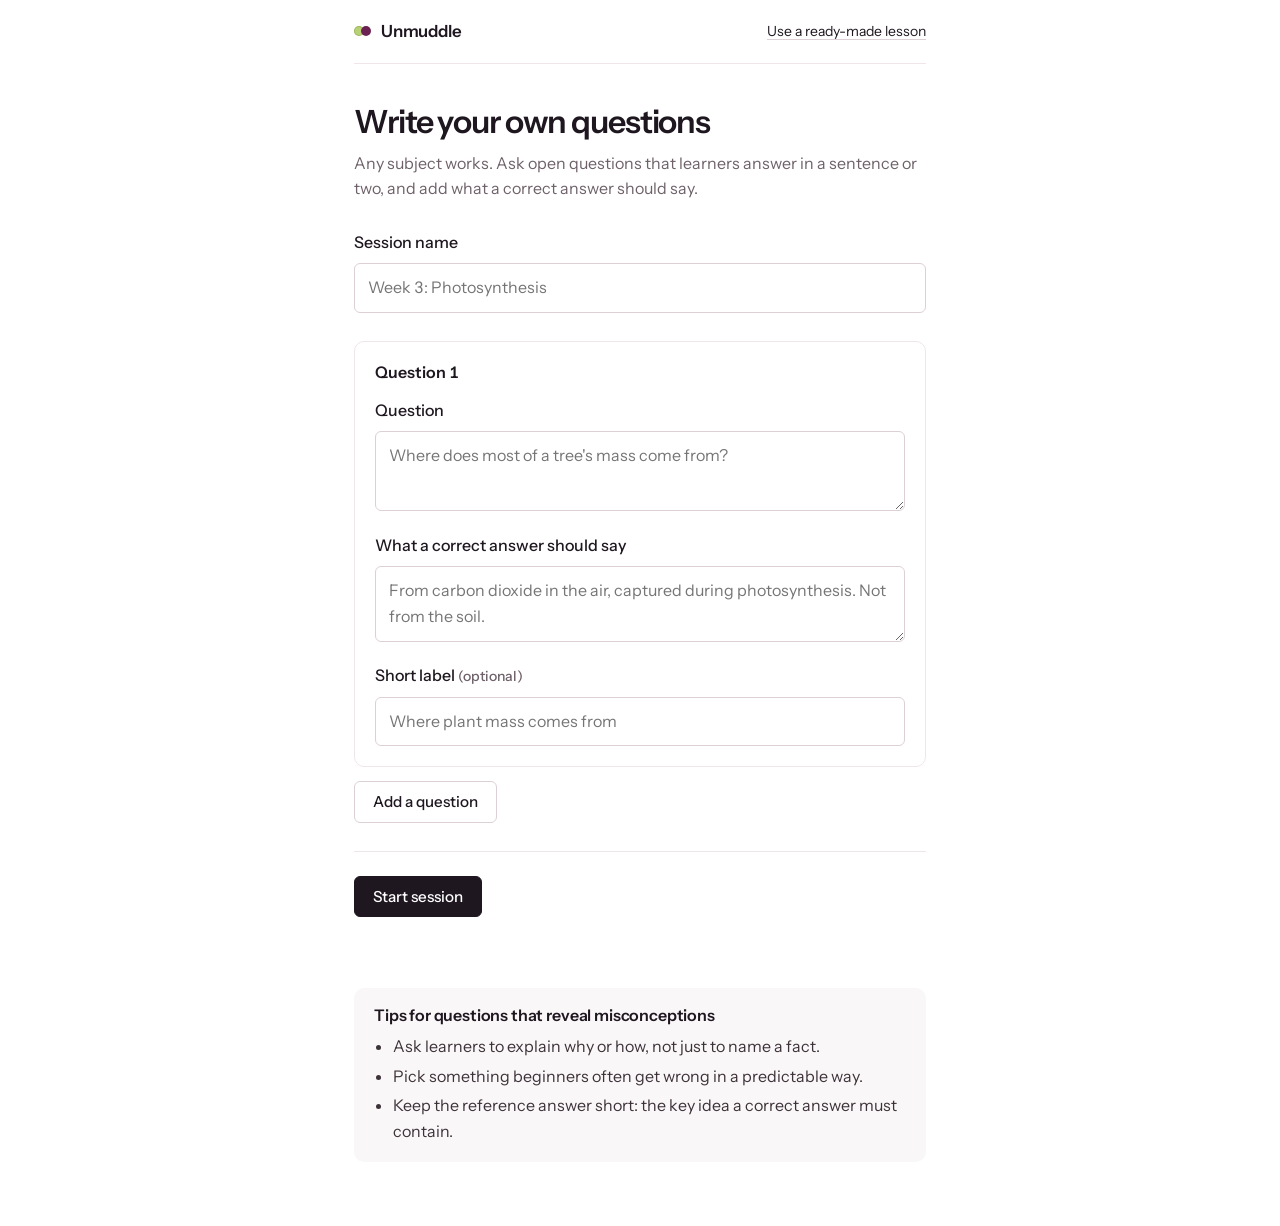
<file: web/create.html>
<!DOCTYPE html>
<html lang="en">
<head>
  <meta charset="utf-8">
  <meta name="viewport" content="width=device-width, initial-scale=1">
  <title>Write your own questions | Unmuddle</title>
  <link rel="preconnect" href="https://fonts.googleapis.com">
  <link rel="preconnect" href="https://fonts.gstatic.com" crossorigin>
  <link href="https://fonts.googleapis.com/css2?family=Instrument+Sans:wght@400;500;600&display=swap" rel="stylesheet">
  <link rel="icon" href="favicon.svg" type="image/svg+xml">
  <link rel="stylesheet" href="style.css">
</head>
<body>
  <div class="wrap narrow">
    <header class="topbar">
      <a class="wordmark" href="/"><span class="mark" aria-hidden="true"><i></i><i></i></span>Unmuddle</a>
      <a class="small" href="/#lessons">Use a ready-made lesson</a>
    </header>

    <main>
      <div class="page-head reveal">
        <h1>Write your own questions</h1>
        <p>Any subject works. Ask open questions that learners answer in a sentence or two, and add what a correct answer should say.</p>
      </div>

      <form id="create-form" novalidate>
        <div class="q-field reveal" style="--i:1">
          <label for="title">Session name</label>
          <input type="text" id="title" maxlength="80" placeholder="Week 3: Photosynthesis" required>
        </div>

        <div id="questions"></div>

        <div class="reveal" style="--i:3">
          <button class="btn ghost" type="button" id="add-btn">Add a question</button>
          <span class="muted small" id="count-note" style="margin-left:10px"></span>
        </div>

        <div class="create-submit reveal" style="--i:4">
          <button class="btn" type="submit" id="submit-btn">Start session</button>
          <p class="error" id="form-error" role="alert"></p>
        </div>
      </form>

      <aside class="tips reveal" style="--i:5">
        <h3>Tips for questions that reveal misconceptions</h3>
        <ul>
          <li>Ask learners to explain why or how, not just to name a fact.</li>
          <li>Pick something beginners often get wrong in a predictable way.</li>
          <li>Keep the reference answer short: the key idea a correct answer must contain.</li>
        </ul>
      </aside>
    </main>
  </div>

  <script src="common.js"></script>
  <script>
    const MAX = 5;
    const list = document.getElementById("questions");
    const addBtn = document.getElementById("add-btn");
    const note = document.getElementById("count-note");
    let nextId = 1;

    function renumber() {
      const cards = [...list.querySelectorAll(".q-card")];
      cards.forEach((card, i) => {
        card.querySelector(".q-num").textContent = `Question ${i + 1}`;
        card.querySelector(".remove").hidden = cards.length === 1;
      });
      addBtn.disabled = cards.length >= MAX;
      note.textContent = cards.length >= MAX ? `${MAX} questions is the limit.` : "";
    }

    function addQuestion(focus = true) {
      const id = nextId++;
      // Only the first question shows an example, so later ones don't look filled in.
      const ex = list.children.length === 0
        ? { q: "Where does most of a tree's mass come from?", r: "From carbon dioxide in the air, captured during photosynthesis. Not from the soil.", t: "Where plant mass comes from" }
        : { q: "", r: "", t: "" };
      const card = document.createElement("section");
      card.className = "q-card reveal";
      card.innerHTML = `
        <div class="q-card-head">
          <span class="q-num"></span>
          <button class="remove" type="button" aria-label="Remove this question">Remove</button>
        </div>
        <label for="text-${id}">Question</label>
        <textarea id="text-${id}" data-role="text" maxlength="600" style="min-height:80px"
          placeholder="${ex.q}"></textarea>
        <label for="ref-${id}" style="margin-top:14px">What a correct answer should say</label>
        <textarea id="ref-${id}" data-role="ref" maxlength="1000" style="min-height:70px"
          placeholder="${ex.r}"></textarea>
        <label for="topic-${id}" style="margin-top:14px">Short label <span class="muted small">(optional)</span></label>
        <input type="text" id="topic-${id}" data-role="topic" maxlength="60" placeholder="${ex.t}">`;
      card.querySelector(".remove").addEventListener("click", () => {
        card.classList.add("leaving");
        const done = () => { card.remove(); renumber(); };
        reducedMotion() ? done() : card.addEventListener("animationend", done, { once: true });
      });
      list.appendChild(card);
      renumber();
      if (focus) card.querySelector("textarea").focus();
    }

    addBtn.addEventListener("click", () => addQuestion());

    // Clear the error as soon as the leader starts fixing things.
    document.getElementById("create-form").addEventListener("input", () => {
      document.getElementById("form-error").textContent = "";
    });

    document.getElementById("create-form").addEventListener("submit", async (ev) => {
      ev.preventDefault();
      const err = document.getElementById("form-error");
      const btn = document.getElementById("submit-btn");
      err.textContent = "";
      const title = document.getElementById("title").value.trim();
      const questions = [...list.querySelectorAll(".q-card")].map(card => ({
        text: card.querySelector('[data-role="text"]').value.trim(),
        reference_answer: card.querySelector('[data-role="ref"]').value.trim(),
        topic: card.querySelector('[data-role="topic"]').value.trim(),
      }));

      if (!title) { err.textContent = "Give the session a name."; document.getElementById("title").focus(); return; }
      const bad = questions.findIndex(q => q.text.length < 5 || !q.reference_answer);
      if (bad !== -1) {
        err.textContent = `Question ${bad + 1} needs a question and a correct answer.`;
        list.querySelectorAll(".q-card")[bad].querySelector(questions[bad].text.length < 5 ? '[data-role="text"]' : '[data-role="ref"]').focus();
        return;
      }

      btn.disabled = true;
      btn.textContent = "Starting…";
      try {
        const { code } = await api("/api/sessions/custom", { method: "POST", body: JSON.stringify({ title, questions }) });
        location.href = `dashboard.html?code=${code}`;
      } catch (e) {
        err.textContent = e.message;
        btn.disabled = false;
        btn.textContent = "Start session";
      }
    });

    addQuestion(false);
    stagger(document.querySelector("main"));
  </script>
</body>
</html>
</file>
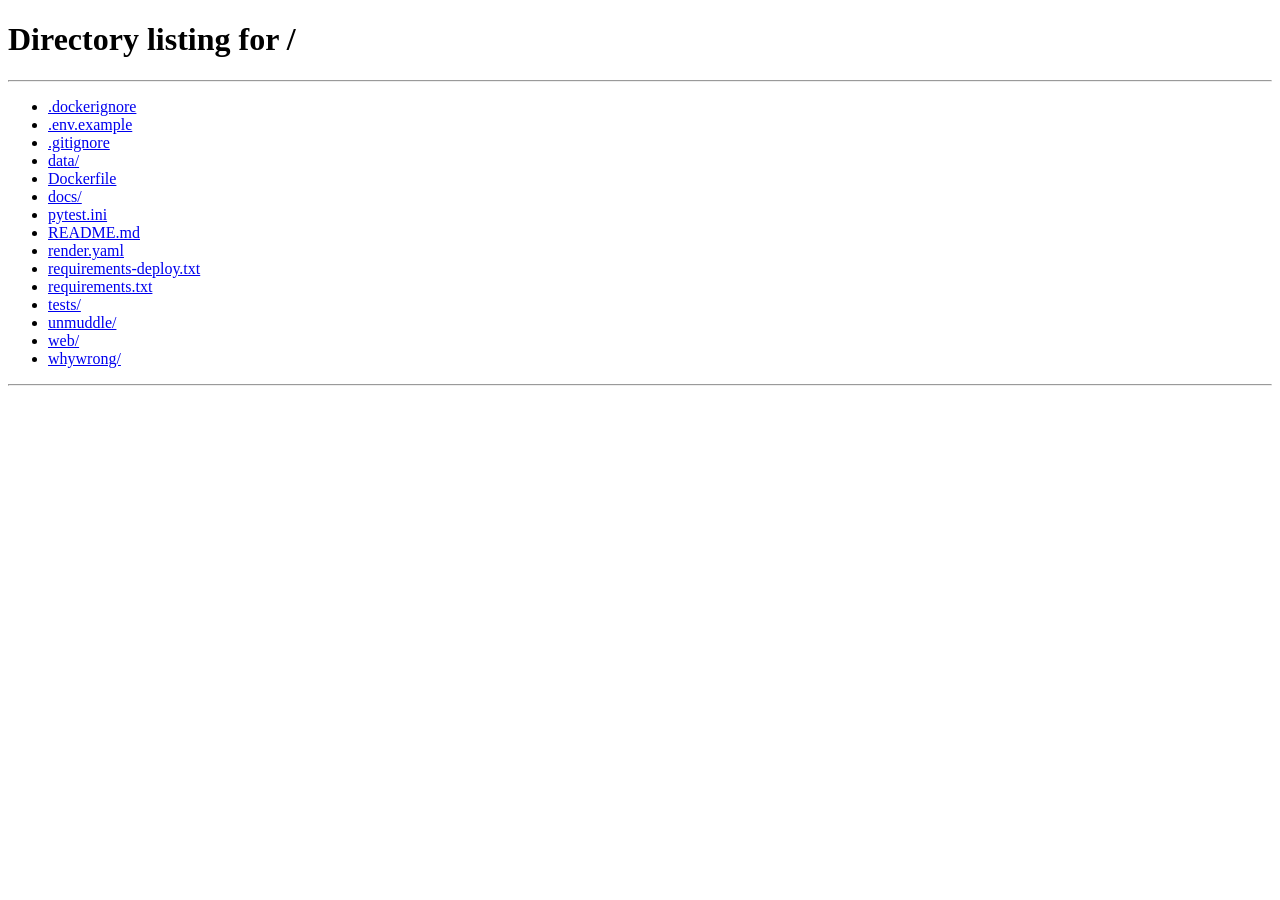
<file: web/dashboard.html>
<!DOCTYPE html>
<html lang="en">
<head>
  <meta charset="utf-8">
  <meta name="viewport" content="width=device-width, initial-scale=1">
  <title>Session dashboard | Unmuddle</title>
  <link rel="preconnect" href="https://fonts.googleapis.com">
  <link rel="preconnect" href="https://fonts.gstatic.com" crossorigin>
  <link href="https://fonts.googleapis.com/css2?family=Instrument+Sans:wght@400;500;600&display=swap" rel="stylesheet">
  <link rel="icon" href="favicon.svg" type="image/svg+xml">
  <link rel="stylesheet" href="style.css">
</head>
<body>
  <div class="wrap">
    <header class="topbar">
      <a class="wordmark" href="/"><span class="mark" aria-hidden="true"><i></i><i></i></span>Unmuddle</a>
      <a class="btn ghost" href="/#lessons">New session</a>
    </header>

    <main>
      <section class="session-bar">
        <div class="reveal">
          <h1 class="session-title" id="title">Loading session…</h1>
          <div class="live">
            <div>
              <div class="live-count" id="learners" aria-live="polite">0</div>
              <div class="live-label"><span class="live-dot" aria-hidden="true"></span>learners have answered</div>
            </div>
            <button class="btn" id="analyze-btn" type="button" disabled>Find misconceptions</button>
          </div>
          <div class="dots" id="joined" aria-label="0 learners"></div>
          <div class="progress" id="progress" hidden>
            <div>Checking every answer</div>
            <div>Grouping wrong answers by meaning</div>
            <div>Naming misconceptions and writing fixes</div>
          </div>
          <p class="error" id="error" role="alert"></p>
        </div>
        <div class="join-card reveal" style="--i:1">
          <img id="qr" alt="QR code to join this session">
          <div>
            <div class="muted small">Join with code</div>
            <div class="code" id="code">······</div>
            <a class="small" id="join-link" href="#" target="_blank" rel="noopener">Open learner page</a>
          </div>
        </div>
      </section>

      <div id="notice"></div>
      <div id="report">
        <p class="empty reveal" style="--i:2">When your group has answered, press <strong>Find misconceptions</strong>. You'll see each wrong idea, how many people hold it, and how to fix it.</p>
      </div>
    </main>
  </div>

  <script src="common.js"></script>
  <script>
    const code = (param("code") || "").toUpperCase();
    const analyzeBtn = document.getElementById("analyze-btn");
    const errorBox = document.getElementById("error");
    const progress = document.getElementById("progress");
    let analyzed = false;
    let busy = false;
    let renderedAt = null;  // analyzed_at of the report on screen

    function mythHtml(m, total) {
      const stats = m.follow_up_stats || { attempted: 0, fixed: 0 };
      const share = total ? Math.round((m.size / total) * 100) : 0;
      return `
        <article class="myth reveal" data-mid="${esc(m.misconception_id)}">
          <div class="myth-head">
            <h3 class="myth-title">${esc(m.title)}</h3>
            <span class="myth-count">${m.size}<small> of ${total}</small></span>
          </div>
          <div class="share" aria-hidden="true"><span style="width:${share}%"></span></div>
          ${dots(m.size, stats.fixed, "", 'data-role="dots"')}
          <p class="why">${esc(m.explanation)}</p>
          <div class="fix"><div class="fix-label">2-minute fix</div><p>${esc(m.fix)}</p></div>
          <details>
            <summary>What they wrote, and why it's tempting</summary>
            <p class="why">${esc(m.why_tempting)}</p>
            <ul class="quotes">${m.examples.map(e => `<li>${esc(e)}</li>`).join("")}</ul>
          </details>
          <p class="check">
            <span class="fixed-count" data-role="fixed">${stats.fixed} of ${m.size}</span> fixed it on the check question.
            <br>Check question: ${esc(m.follow_up_question)}
          </p>
        </article>`;
    }

    // One row per question: every learner as a dot, grouped by what they believe.
    function classMapHtml(r) {
      const rows = r.questions.map(q => {
        const right = `<span class="map-group right" title="${q.n_correct} got it right">${dots(q.n_correct).replace(/^<div[^>]*>|<\/div>$/g, "")}</span>`;
        const groups = q.misconceptions.map(m => {
          const fixed = (m.follow_up_stats || {}).fixed || 0;
          return `<span class="map-group" data-map-mid="${esc(m.misconception_id)}" title="${esc(m.title)}: ${m.size}">${dots(m.size, fixed).replace(/^<div[^>]*>|<\/div>$/g, "")}</span>`;
        }).join("");
        return `
          <div class="map-row">
            <a href="#q-${esc(q.question_id)}">${esc(q.topic)}</a>
            <div class="map-groups">${q.n_correct ? right : ""}${groups}</div>
          </div>`;
      }).join("");
      return `
        <section class="class-map reveal">
          <h2>Class map</h2>
          <div class="legend">
            <span><i class="r"></i>Got it right</span>
            <span><i></i>Muddled, one cluster per misconception</span>
            <span><i class="f"></i>Fixed on the check question</span>
          </div>
          ${rows}
        </section>`;
    }

    function renderReport(r) {
      renderNotice(r);
      const html = classMapHtml(r) + r.questions.map(q => {
        const wrong = q.n_answers - q.n_correct;
        const shared = q.misconceptions.filter(m => m.size > 1);
        const oneOff = shared.length ? q.misconceptions.filter(m => m.size === 1) : [];
        const main = shared.length ? shared : q.misconceptions;
        let body = main.length
          ? main.map(m => mythHtml(m, q.n_answers)).join("")
          : `<p class="all-right reveal">Everyone got this one right.</p>`;
        if (oneOff.length) {
          body += `
            <details class="one-offs reveal">
              <summary>${oneOff.length} more wrong ${oneOff.length === 1 ? "idea" : "ideas"}, each held by one learner</summary>
              <ul class="quotes">${oneOff.map(m => `<li><strong>${esc(m.title)}</strong><br>${esc(m.examples[0] || "")}</li>`).join("")}</ul>
            </details>`;
        }
        return `
          <section class="question-block" id="q-${esc(q.question_id)}">
            <header class="reveal">
              <h2>${esc(q.topic)}</h2>
              <p class="question-text">${esc(q.text)}</p>
              <p class="score-line">${q.n_correct} of ${q.n_answers} got it right. ${wrong} muddled.</p>
            </header>
            ${body}
          </section>`;
      }).join("");
      const root = document.getElementById("report");
      root.innerHTML = html;
      stagger(root);
      renderedAt = r.analyzed_at;
    }

    // Live updates change dots and counts in place, so nothing jumps.
    function updateReport(r) {
      renderNotice(r);
      for (const q of r.questions) {
        for (const m of q.misconceptions) {
          const stats = m.follow_up_stats || { fixed: 0 };
          const mapGroup = document.querySelector(`[data-map-mid="${CSS.escape(m.misconception_id)}"]`);
          if (mapGroup) syncDots(mapGroup, m.size, stats.fixed);
          const card = document.querySelector(`[data-mid="${CSS.escape(m.misconception_id)}"]`);
          if (!card) continue;
          syncDots(card.querySelector('[data-role="dots"]'), m.size, stats.fixed);
          card.querySelector('[data-role="fixed"]').textContent = `${stats.fixed} of ${m.size}`;
        }
      }
    }

    function renderNotice(r) {
      document.getElementById("notice").innerHTML = r.new_answers_since_analysis
        ? `<p class="notice reveal">New answers came in after this analysis. Press Find misconceptions again to include them.</p>`
        : "";
    }

    async function refreshSession() {
      try {
        const s = await api(`/api/sessions/${code}`);
        document.getElementById("title").textContent = s.title;
        countTo(document.getElementById("learners"), s.n_learners);
        syncDots(document.getElementById("joined"), s.n_learners, 0, "neutral");
        if (!busy) {
          analyzeBtn.disabled = s.n_learners === 0;
          analyzeBtn.textContent = s.analyzed ? "Find misconceptions again" : "Find misconceptions";
        }
        if (s.analyzed && !analyzed) {
          analyzed = true;
          renderReport(await api(`/api/sessions/${code}/report`));
        }
      } catch (e) {
        document.getElementById("title").textContent = "Session not found";
        errorBox.textContent = "Check the code in the address bar, or start a new session.";
        throw e;
      }
    }

    async function refreshReport() {
      let r;
      try { r = await api(`/api/sessions/${code}/report`); } catch (_) { return; /* not analyzed yet */ }
      // A new analysis means new groups: redraw. Otherwise just animate the changes.
      if (r.analyzed_at !== renderedAt) renderReport(r); else updateReport(r);
    }

    // The pipeline runs in one request; the steps advance on a timer and all
    // complete when the result arrives.
    function startProgress() {
      const steps = [...progress.children];
      steps.forEach(s => s.className = "");
      progress.hidden = false;
      let i = 0;
      steps[0].className = "active";
      const timer = setInterval(() => {
        if (i >= steps.length - 1) return;
        steps[i].className = "done";
        i += 1;
        steps[i].className = "active";
      }, 2600);
      return (ok) => {
        clearInterval(timer);
        if (ok) {
          steps.forEach(s => s.className = "done");
          setTimeout(() => { progress.hidden = true; }, 900);
        } else {
          progress.hidden = true;
        }
      };
    }

    analyzeBtn.addEventListener("click", async () => {
      busy = true;
      analyzeBtn.disabled = true;
      errorBox.textContent = "";
      analyzeBtn.textContent = "Working…";
      const finish = startProgress();
      try {
        const report = await api(`/api/sessions/${code}/analyze`, { method: "POST" });
        finish(true);
        renderReport(report);
        analyzed = true;
        analyzeBtn.textContent = "Find misconceptions again";
        document.getElementById("report").scrollIntoView({ behavior: reducedMotion() ? "auto" : "smooth", block: "start" });
      } catch (e) {
        finish(false);
        errorBox.textContent = e.message;
        analyzeBtn.textContent = "Find misconceptions";
      } finally {
        busy = false;
        analyzeBtn.disabled = false;
      }
    });

    (async function start() {
      if (!code) { location.href = "/"; return; }
      document.getElementById("code").textContent = code;
      document.getElementById("qr").src = `/api/sessions/${code}/qr.svg`;
      document.getElementById("join-link").href = `${location.origin}/join.html?code=${code}`;
      try { await refreshSession(); } catch (_) { return; }
      setInterval(refreshSession, 3000);
      setInterval(() => { if (analyzed) refreshReport(); }, 4000);
    })();
  </script>
</body>
</html>
</file>
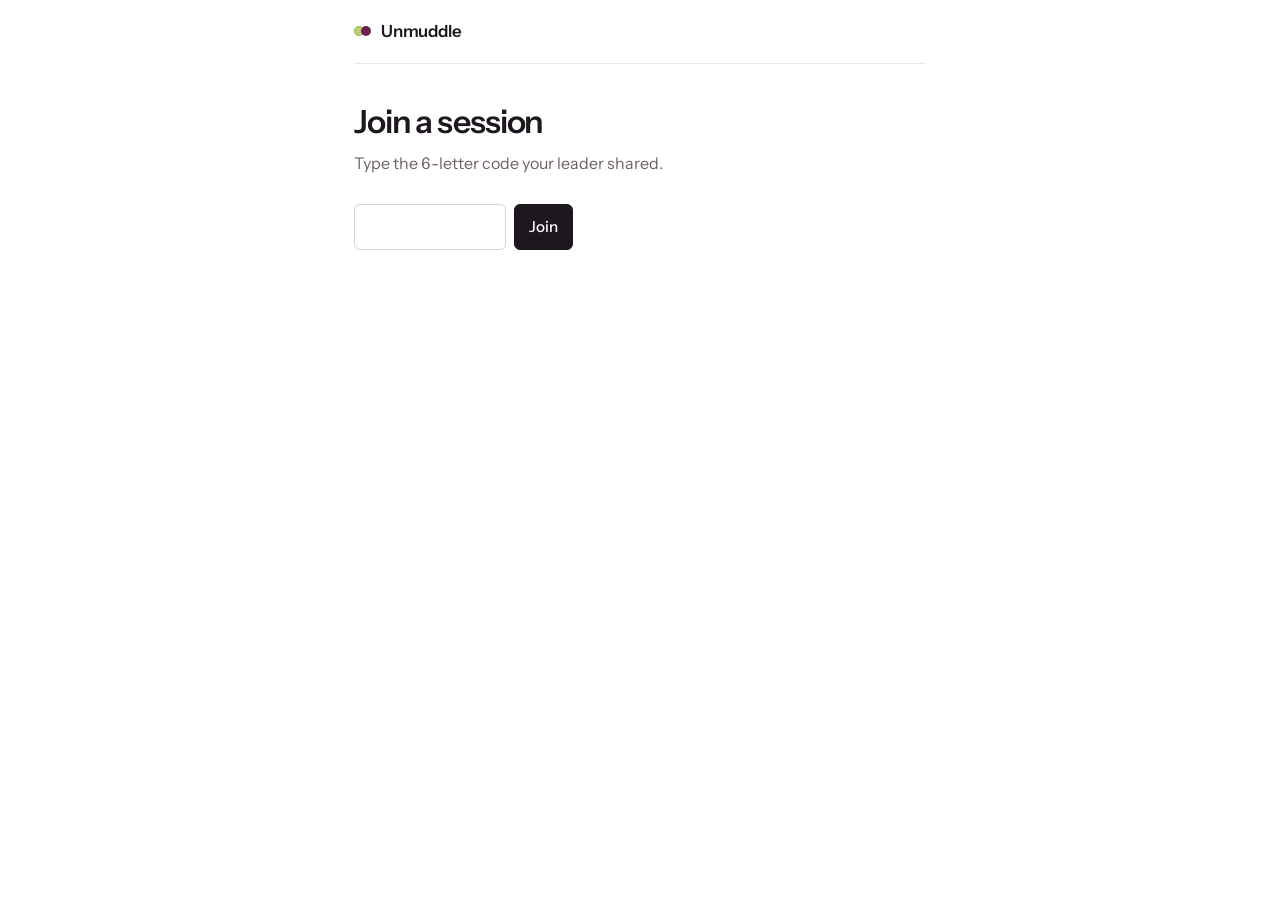
<file: web/join.html>
<!DOCTYPE html>
<html lang="en">
<head>
  <meta charset="utf-8">
  <meta name="viewport" content="width=device-width, initial-scale=1">
  <title>Join a session | Unmuddle</title>
  <link rel="preconnect" href="https://fonts.googleapis.com">
  <link rel="preconnect" href="https://fonts.gstatic.com" crossorigin>
  <link href="https://fonts.googleapis.com/css2?family=Instrument+Sans:wght@400;500;600&display=swap" rel="stylesheet">
  <link rel="icon" href="favicon.svg" type="image/svg+xml">
  <link rel="stylesheet" href="style.css">
</head>
<body>
  <div class="wrap narrow">
    <header class="topbar">
      <a class="wordmark" href="/"><span class="mark" aria-hidden="true"><i></i><i></i></span>Unmuddle</a>
      <span class="muted small" id="code-label"></span>
    </header>

    <main id="main">
      <div class="page-head"><p>Loading…</p></div>
    </main>
  </div>

  <script src="common.js"></script>
  <script>
    const code = (param("code") || "").toUpperCase();
    const main = document.getElementById("main");
    const storeKey = `unmuddle:${code}:learner`;
    let session = null;
    let pollTimer = null;
    let shownReady = false;

    const CHECK = `<svg viewBox="0 0 24 24" aria-hidden="true"><circle cx="12" cy="12" r="11" fill="currentColor" opacity="0.12"/><path d="M7 12.5l3.2 3.2L17 9" fill="none" stroke="currentColor" stroke-width="2" stroke-linecap="round" stroke-linejoin="round"/></svg>`;

    function render(html) {
      main.innerHTML = html;
      stagger(main);
    }

    function renderForm() {
      const fields = session.questions.map((q, i) => `
        <div class="q-field reveal">
          <div class="topic">Question ${i + 1} of ${session.questions.length}</div>
          <label for="q-${esc(q.question_id)}">${esc(q.text)}</label>
          <textarea id="q-${esc(q.question_id)}" data-qid="${esc(q.question_id)}" maxlength="1000"
            placeholder="Answer in your own words. It's fine to be unsure."></textarea>
        </div>`).join("");
      render(`
        <div class="page-head reveal">
          <h1>${esc(session.title)}</h1>
          <p>Explain your thinking. Your answers help your leader decide what to explain next.</p>
        </div>
        <form id="answer-form">
          <div class="q-field reveal">
            <label for="name">Your first name or a nickname</label>
            <input type="text" id="name" maxlength="40" autocomplete="given-name" required>
          </div>
          ${fields}
          <div class="reveal">
            <button class="btn" type="submit">Send my answers</button>
            <p class="error" id="form-error" role="alert"></p>
          </div>
        </form>`);
      document.getElementById("answer-form").addEventListener("submit", submitAnswers);
    }

    async function submitAnswers(ev) {
      ev.preventDefault();
      const btn = ev.target.querySelector("button");
      const answers = {};
      ev.target.querySelectorAll("textarea").forEach(t => { if (t.value.trim()) answers[t.dataset.qid] = t.value.trim(); });
      const name = document.getElementById("name").value.trim();
      const err = document.getElementById("form-error");
      if (!Object.keys(answers).length) { err.textContent = "Answer at least one question before sending."; return; }
      btn.disabled = true;
      btn.textContent = "Sending…";
      try {
        const { learner_id } = await api(`/api/sessions/${code}/responses`, {
          method: "POST", body: JSON.stringify({ name, answers }),
        });
        saved.set(storeKey, learner_id);
        showFeedback(learner_id);
      } catch (e) {
        err.textContent = e.message;
        btn.disabled = false;
        btn.textContent = "Send my answers";
      }
    }

    function itemHtml(item) {
      const m = item.misconception;
      if (!m) {
        return `
          <article class="result reveal">
            <span class="tag ok">Correct</span>
            <h3>${esc(item.topic)}</h3>
            <p class="your">You wrote: ${esc(item.your_answer)}</p>
            ${item.reference_answer ? `<p>${esc(item.reference_answer)}</p>` : ""}
          </article>`;
      }
      const done = item.follow_up && item.follow_up.fixed;
      const tried = item.follow_up && !item.follow_up.fixed;
      const follow = done
        ? `<div class="success">${CHECK}<p>You answered the check question correctly. ${esc(item.follow_up.feedback)}</p></div>`
        : `<label for="f-${esc(m.misconception_id)}">Check question: ${esc(m.follow_up_question)}</label>
           ${tried ? `<p class="muted small" style="margin-bottom:8px">${esc(item.follow_up.feedback)} Try once more.</p>` : ""}
           <textarea id="f-${esc(m.misconception_id)}" maxlength="1000" style="min-height:80px"></textarea>
           <button class="btn clear" type="button" data-mid="${esc(m.misconception_id)}">Check my answer</button>
           <p class="error" role="alert"></p>`;
      return `
        <article class="result reveal" data-mid="${esc(m.misconception_id)}">
          <span class="tag ${done ? "ok" : "muddled"}">${done ? "Unmuddled" : "Common mix-up"}</span>
          <h3>${esc(item.topic)}</h3>
          <p class="your">You wrote: ${esc(item.your_answer)}</p>
          <p>${esc(m.learner_feedback)}</p>
          <p class="why"><strong>The idea behind it:</strong> ${esc(m.explanation)}</p>
          <div class="followup">${follow}</div>
        </article>`;
    }

    function wireFollowUps(learnerId) {
      main.querySelectorAll("button[data-mid]").forEach(btn => btn.addEventListener("click", async () => {
        const box = btn.previousElementSibling;
        const err = btn.nextElementSibling;
        if (!box.value.trim()) { err.textContent = "Write an answer first."; return; }
        btn.disabled = true;
        btn.textContent = "Checking…";
        try {
          await api(`/api/sessions/${code}/learners/${learnerId}/followup`, {
            method: "POST", body: JSON.stringify({ misconception_id: btn.dataset.mid, answer: box.value.trim() }),
          });
          // Swap just this card, so the rest of the page stays put.
          const data = await api(`/api/sessions/${code}/learners/${learnerId}/feedback`);
          const item = data.items.find(i => i.misconception && i.misconception.misconception_id === btn.dataset.mid);
          const card = btn.closest(".result");
          card.outerHTML = itemHtml(item).replace('class="result reveal"', 'class="result"');
          wireFollowUps(learnerId);
        } catch (e) {
          err.textContent = e.message;
          btn.disabled = false;
          btn.textContent = "Check my answer";
        }
      }));
    }

    async function showFeedback(learnerId) {
      clearTimeout(pollTimer);
      let data;
      try {
        data = await api(`/api/sessions/${code}/learners/${learnerId}/feedback`);
      } catch (_) {
        saved.set(storeKey, "");
        renderForm();
        return;
      }
      if (!data.ready) {
        if (!main.querySelector(".waiting")) {
          render(`
            <div class="page-head reveal">
              <h1>Answers sent</h1>
              <p>Your leader will look at everyone's answers together.</p>
            </div>
            <div class="waiting reveal">
              <div class="dots" aria-hidden="true"><span class="dot"></span><span class="dot"></span><span class="dot"></span></div>
              <p>Keep this page open. Your feedback will appear here.</p>
            </div>`);
        }
        pollTimer = setTimeout(() => showFeedback(learnerId), 4000);
        return;
      }
      if (shownReady) return;
      shownReady = true;
      const mixups = data.items.filter(i => i.misconception).length;
      render(`
        <div class="page-head reveal">
          <h1>Your feedback</h1>
          <p>${mixups
            ? "Mix-ups are normal. Each one comes with a short check question so you can try again."
            : "You got every question right."}</p>
        </div>
        ${data.items.map(itemHtml).join("")}`);
      wireFollowUps(learnerId);
    }

    function renderCodeForm(message = "") {
      render(`
        <div class="page-head reveal">
          <h1>Join a session</h1>
          <p>Type the 6-letter code your leader shared.</p>
        </div>
        <form class="join-inline reveal" id="code-form">
          <input type="text" id="code-input" maxlength="6" aria-label="Class code" autocomplete="off">
          <button class="btn" type="submit">Join</button>
        </form>
        <p class="error" role="alert">${esc(message)}</p>`);
      document.getElementById("code-form").addEventListener("submit", ev => {
        ev.preventDefault();
        const c = document.getElementById("code-input").value.trim().toUpperCase();
        if (c) location.href = `join.html?code=${encodeURIComponent(c)}`;
      });
    }

    (async function start() {
      if (!code) { renderCodeForm(); return; }
      document.getElementById("code-label").textContent = `Code ${code}`;
      try {
        session = await api(`/api/sessions/${code}`);
      } catch (_) {
        renderCodeForm(`No session with code ${code}. Check the code and try again.`);
        return;
      }
      const existing = saved.get(storeKey);
      if (existing) showFeedback(existing); else renderForm();
    })();
  </script>
</body>
</html>
</file>
<file: web/style.css>
/* Unmuddle: quiet, professional UI. Colour is used only for meaning:
   soft green = muddled, plum = cleared. */
:root {
  --bg: #ffffff;
  --surface: #faf7f8;
  --ink: #1f1720;
  --ink-2: #3d3239;
  --muted: #6e6169;
  --line: #efe6ea;
  --line-strong: #dccfd6;
  --muddle: #b9d175;
  --muddle-edge: rgba(92, 118, 26, 0.3);
  --muddle-text: #5a6e1c;
  --muddle-soft: #f5f9e9;
  --clear: #6b2152;
  --clear-soft: #f6eaf1;
  --danger: #b42318;
  --focus: #6b2152;
  --radius: 10px;
  --radius-sm: 6px;
  --font: "Instrument Sans", ui-sans-serif, system-ui, -apple-system, "Segoe UI", sans-serif;
  --ease: cubic-bezier(0.2, 0.7, 0.2, 1);
}

* { box-sizing: border-box; }
html { -webkit-text-size-adjust: 100%; }

body {
  margin: 0;
  background: var(--bg);
  color: var(--ink);
  font: 400 16px/1.6 var(--font);
  font-feature-settings: "tnum" 1;
  -webkit-font-smoothing: antialiased;
}

h1, h2, h3 { margin: 0; font-weight: 600; letter-spacing: -0.02em; line-height: 1.15; }
h1 { font-size: clamp(2.1rem, 4.6vw, 3.25rem); letter-spacing: -0.035em; }
h2 { font-size: 1.375rem; }
h3 { font-size: 1.125rem; letter-spacing: -0.01em; }
p { margin: 0; }
a { color: inherit; text-underline-offset: 3px; text-decoration-color: var(--line-strong); }
a:hover { text-decoration-color: currentColor; }

:focus-visible { outline: 2px solid var(--focus); outline-offset: 2px; border-radius: 4px; }

.wrap { max-width: 1040px; margin: 0 auto; padding: 0 24px; }
.narrow { max-width: 620px; }
.muted { color: var(--muted); }
.small { font-size: 0.875rem; }
.error { color: var(--danger); font-size: 0.925rem; min-height: 1.4em; margin-top: 10px; }

/* Header */
.topbar {
  display: flex; align-items: center; justify-content: space-between; gap: 16px;
  padding: 18px 0; border-bottom: 1px solid var(--line);
}
.wordmark { display: inline-flex; align-items: center; gap: 10px; font-weight: 600; font-size: 1.05rem; text-decoration: none; letter-spacing: -0.01em; }
.mark { display: inline-flex; }
.mark i { width: 10px; height: 10px; border-radius: 50%; background: var(--muddle); box-shadow: inset 0 0 0 1px var(--muddle-edge); display: block; }
.mark i + i { background: var(--clear); box-shadow: none; margin-left: -3px; }

/* Buttons and fields */
.btn {
  display: inline-flex; align-items: center; justify-content: center; gap: 8px;
  font: 500 0.95rem/1 var(--font); padding: 12px 18px; border-radius: var(--radius-sm);
  border: 1px solid var(--ink); background: var(--ink); color: #fff; cursor: pointer; text-decoration: none;
  transition: background 0.15s ease, border-color 0.15s ease, transform 0.15s var(--ease);
}
.btn:hover { background: #352a33; }
.btn:active { transform: translateY(1px); }
.btn.ghost { background: var(--bg); color: var(--ink); border-color: var(--line-strong); }
.btn.ghost:hover { background: var(--surface); }
.btn.clear { background: var(--clear); border-color: var(--clear); }
.btn.clear:hover { background: #561a42; }
.btn[disabled] { opacity: 0.6; cursor: default; }

label { display: block; font-weight: 500; margin-bottom: 8px; }
input[type="text"], textarea {
  width: 100%; font: inherit; color: var(--ink); background: var(--bg);
  border: 1px solid var(--line-strong); border-radius: var(--radius-sm); padding: 11px 13px;
  transition: border-color 0.15s ease, box-shadow 0.15s ease;
}
input[type="text"]:focus, textarea:focus { border-color: var(--focus); box-shadow: 0 0 0 3px rgba(107, 33, 82, 0.15); outline: none; }
textarea { min-height: 104px; resize: vertical; }

/* Landing */
.hero { display: grid; grid-template-columns: 1.05fr 0.95fr; gap: 56px; align-items: center; padding: 72px 0 80px; }
.lead { font-size: 1.125rem; color: var(--ink-2); margin: 20px 0 32px; max-width: 32em; }
.actions { display: flex; flex-wrap: wrap; gap: 10px; }

.section { padding: 56px 0; border-top: 1px solid var(--line); }
.section-head { display: grid; grid-template-columns: 1fr 1.6fr; gap: 40px; }
.section-head p { color: var(--muted); margin-top: 8px; }

.lessons { list-style: none; margin: 0; padding: 0; border-top: 1px solid var(--line); }
.lessons li { border-bottom: 1px solid var(--line); }
.lesson-btn {
  width: 100%; display: grid; grid-template-columns: 2.5rem 1fr auto; gap: 12px; align-items: center;
  background: none; border: 0; padding: 15px 8px; font: inherit; color: inherit; text-align: left; cursor: pointer;
  transition: background 0.15s ease, padding 0.2s var(--ease);
}
.lesson-btn:hover { background: var(--surface); padding-left: 14px; }
.lesson-num { color: var(--muted); font-size: 0.9rem; }
.lesson-title { font-weight: 500; }
.lesson-go { color: var(--muted); font-size: 0.875rem; opacity: 0; transition: opacity 0.15s ease; }
.lesson-btn:hover .lesson-go, .lesson-btn:focus-visible .lesson-go { opacity: 1; }

.steps { list-style: none; margin: 0; padding: 0; counter-reset: step; border-top: 1px solid var(--line); }
.steps li { counter-increment: step; display: grid; grid-template-columns: 2.5rem 1fr; padding: 12px 8px; border-bottom: 1px solid var(--line); color: var(--ink-2); }
.steps li::before { content: counter(step); color: var(--muted); font-size: 0.9rem; padding-top: 1px; }

.join-inline { display: flex; gap: 8px; }
.join-inline input { width: 9.5rem; text-transform: uppercase; letter-spacing: 0.12em; font-weight: 500; padding: 9px 12px; }
.join-inline .btn { padding: 9px 14px; }
.join-inline input::placeholder { text-transform: none; letter-spacing: 0; font-weight: 400; }

/* Dots: one per learner */
.dots { display: flex; flex-wrap: wrap; gap: 6px; margin: 14px 0; min-height: 12px; }
.dot { width: 12px; height: 12px; border-radius: 50%; background: var(--muddle); box-shadow: inset 0 0 0 1px var(--muddle-edge); transition: background-color 0.7s var(--ease), box-shadow 0.7s var(--ease); }
.dot.fixed { background: var(--clear); box-shadow: none; }
.dot.neutral { background: var(--line-strong); box-shadow: none; }
.dot.pop { animation: pop 0.45s var(--ease) both; }
.dot.just-fixed { animation: settle 0.7s var(--ease); }

/* Myth card */
.myth { background: var(--bg); border: 1px solid var(--line); border-radius: var(--radius); padding: 22px 24px; }
.myth + .myth { margin-top: 12px; }
.myth-head { display: flex; justify-content: space-between; gap: 20px; align-items: baseline; }
.myth-title { font-weight: 600; }
.myth-count { font-size: 1.5rem; font-weight: 600; color: var(--ink); white-space: nowrap; letter-spacing: -0.02em; }
.myth-count small { font-size: 0.85rem; font-weight: 400; color: var(--muted); letter-spacing: 0; }
.share { height: 3px; background: var(--surface); border-radius: 3px; overflow: hidden; margin-top: 12px; }
.share span { display: block; height: 100%; background: #a6c25c; border-radius: 3px; transform-origin: left; animation: grow 0.9s var(--ease) both; animation-delay: calc(var(--i, 0) * 70ms + 200ms); }
.why { margin-top: 12px; color: var(--ink-2); }
.fix { border-left: 2px solid var(--clear); padding: 2px 0 2px 16px; margin-top: 16px; }
.fix-label { font-size: 0.85rem; font-weight: 600; color: var(--clear); margin-bottom: 2px; }
.quotes { list-style: none; padding: 0; margin: 10px 0 0; color: var(--muted); font-size: 0.925rem; }
.quotes li { padding: 6px 0 6px 14px; border-left: 2px solid var(--line); margin-top: 4px; }
.check { margin-top: 16px; padding-top: 14px; border-top: 1px solid var(--line); font-size: 0.925rem; color: var(--muted); }
.fixed-count { color: var(--clear); font-weight: 600; }

details summary { cursor: pointer; font-weight: 500; font-size: 0.925rem; margin-top: 14px; color: var(--ink-2); list-style: none; }
details summary::-webkit-details-marker { display: none; }
details summary::before { content: "+"; display: inline-block; width: 1.1em; color: var(--muted); transition: transform 0.2s var(--ease); }
details[open] summary::before { transform: rotate(45deg); }
details[open] > :not(summary) { animation: rise 0.3s var(--ease) both; }

/* Dashboard */
.session-bar { display: grid; grid-template-columns: 1fr auto; gap: 40px; align-items: start; padding: 40px 0; }
.session-title { font-size: clamp(1.6rem, 3.4vw, 2.25rem); }
.live { display: flex; flex-wrap: wrap; align-items: center; gap: 32px; margin-top: 28px; }
.live-count { font-size: 3rem; font-weight: 600; line-height: 1; letter-spacing: -0.04em; }
.live-label { color: var(--muted); font-size: 0.925rem; margin-top: 6px; display: flex; align-items: center; gap: 8px; }
.live-dot { width: 7px; height: 7px; border-radius: 50%; background: var(--clear); animation: breathe 2s ease-in-out infinite; }
.join-card { display: flex; gap: 18px; align-items: center; border: 1px solid var(--line); border-radius: var(--radius); padding: 14px 18px 14px 14px; }
.join-card img { width: 124px; height: 124px; display: block; }
.code { font-size: 2rem; font-weight: 600; letter-spacing: 0.14em; margin: 2px 0 4px; }

.progress[hidden] { display: none; }
.progress { display: flex; flex-direction: column; gap: 6px; margin-top: 16px; font-size: 0.925rem; color: var(--muted); }
.progress div { display: flex; align-items: center; gap: 10px; opacity: 0.45; transition: opacity 0.3s ease, color 0.3s ease; }
.progress div::before { content: ""; width: 8px; height: 8px; border-radius: 50%; border: 1.5px solid currentColor; transition: background 0.3s ease; }
.progress div.active { opacity: 1; color: var(--ink); }
.progress div.active::before { animation: breathe 1.2s ease-in-out infinite; background: var(--muddle); border-color: var(--muddle-text); }
.progress div.done { opacity: 1; }
.progress div.done::before { background: var(--clear); border-color: var(--clear); }

.notice { border: 1px solid #dde8bd; background: var(--muddle-soft); border-radius: var(--radius-sm); padding: 10px 14px; font-size: 0.925rem; margin-bottom: 8px; }

.question-block { padding: 40px 0; border-top: 1px solid var(--line); }
.question-block > header { margin-bottom: 20px; max-width: 44em; }
.question-text { margin-top: 6px; color: var(--muted); }
.score-line { margin-top: 10px; font-size: 0.925rem; color: var(--ink-2); }
.all-right { border: 1px solid #e6c9da; background: var(--clear-soft); border-radius: var(--radius); padding: 16px 20px; color: var(--clear); font-weight: 500; }
.one-offs { margin-top: 16px; }

.empty { padding: 8px 0 64px; color: var(--muted); max-width: 34em; }

/* Learner */
.page-head { padding: 40px 0 28px; }
.page-head h1 { font-size: 2rem; }
.page-head p { margin-top: 10px; color: var(--muted); }
.q-field { margin-bottom: 28px; }
.q-field .topic { color: var(--muted); font-size: 0.85rem; margin-bottom: 4px; }
.result { border: 1px solid var(--line); border-radius: var(--radius); padding: 20px 22px; margin-bottom: 12px; }
.result h3 { margin-top: 10px; }
.result .your { color: var(--muted); font-size: 0.925rem; margin: 6px 0 12px; }
.tag { display: inline-flex; align-items: center; gap: 6px; font-weight: 500; font-size: 0.85rem; }
.tag.ok { color: var(--clear); }
.tag.muddled { color: var(--muddle-text); }
.tag::before { content: ""; width: 8px; height: 8px; border-radius: 50%; background: currentColor; }
.followup { margin-top: 16px; padding-top: 16px; border-top: 1px solid var(--line); }
.followup .btn { margin-top: 10px; }
.success { display: flex; gap: 12px; align-items: flex-start; color: var(--clear); }
.success svg { flex: none; width: 22px; height: 22px; }
.success path { stroke-dasharray: 24; stroke-dashoffset: 24; animation: draw 0.5s 0.15s var(--ease) forwards; }
.success circle { animation: pop 0.4s var(--ease) both; transform-origin: center; transform-box: fill-box; }
.waiting { display: flex; gap: 14px; align-items: center; padding: 8px 0 24px; color: var(--ink-2); }
.waiting .dots { margin: 0; flex: none; flex-wrap: nowrap; }
.waiting .dot { animation: wave 1.4s ease-in-out infinite; }
.waiting .dot:nth-child(2) { animation-delay: 0.15s; }
.waiting .dot:nth-child(3) { animation-delay: 0.3s; }

footer { padding: 32px 0 48px; color: var(--muted); font-size: 0.875rem; border-top: 1px solid var(--line); }

/* Write your own questions */
.q-card { border: 1px solid var(--line); border-radius: var(--radius); padding: 18px 20px 20px; margin-bottom: 14px; }
.q-card-head { display: flex; justify-content: space-between; align-items: center; margin-bottom: 12px; }
.q-num { font-weight: 600; }
.remove { background: none; border: 0; padding: 4px 6px; font: inherit; font-size: 0.875rem; color: var(--muted); cursor: pointer; border-radius: var(--radius-sm); }
.remove:hover { color: var(--danger); background: var(--surface); }
.q-card.leaving { animation: leave 0.25s var(--ease) forwards; }
.create-submit { margin-top: 28px; padding-top: 24px; border-top: 1px solid var(--line); }
.tips { margin: 40px 0 64px; padding: 18px 20px; background: var(--surface); border-radius: var(--radius); }
.tips h3 { font-size: 1rem; }
.tips ul { margin: 10px 0 0; padding-left: 1.2em; color: var(--ink-2); }
.tips li + li { margin-top: 4px; }
.own-questions { margin-top: 18px; font-size: 0.95rem; color: var(--muted); }
.own-questions a { color: var(--clear); font-weight: 500; }

@keyframes leave { to { opacity: 0; transform: translateY(-6px) scale(0.98); } }

/* Dot-grid texture: a quiet echo of the one-dot-per-learner idea */
.grid-bg {
  background-image: radial-gradient(circle, var(--line) 1px, transparent 1.2px);
  background-size: 18px 18px;
}

/* Hero visual: wrong answers drift, group by meaning, then turn plum */
.viz {
  position: relative; aspect-ratio: 1 / 0.86; border: 1px solid var(--line); border-radius: 14px;
  overflow: hidden; background-color: var(--bg);
}
.viz-dot {
  position: absolute; left: 0; top: 0; width: 12px; height: 12px; margin: -6px 0 0 -6px; border-radius: 50%;
  background: var(--line-strong);
  transition: transform 1.6s var(--ease), background-color 0.6s ease;
  will-change: transform;
}
.viz-dot.muddled { background: var(--muddle); box-shadow: inset 0 0 0 1px var(--muddle-edge); }
.viz-dot.fixed { background: var(--clear); box-shadow: none; }
.viz-label {
  position: absolute; left: 0; top: 0; transform: translate(-50%, 0); white-space: nowrap;
  font-size: 0.8rem; color: var(--ink-2); background: rgba(255, 255, 255, 0.92); padding: 2px 8px; border-radius: 999px;
  border: 1px solid var(--line); opacity: 0; transition: opacity 0.6s ease;
}
.viz-label b { font-weight: 600; color: var(--muddle-text); margin-left: 4px; transition: color 0.6s ease; }
.viz-label.show { opacity: 1; }
.viz-label.done b { color: var(--clear); }
.viz-caption { display: flex; align-items: center; justify-content: space-between; gap: 12px; margin-top: 12px; font-size: 0.875rem; color: var(--muted); }
.viz-steps { display: flex; gap: 6px; }
.viz-steps i { width: 18px; height: 3px; border-radius: 2px; background: var(--line); transition: background 0.4s ease; }
.viz-steps i.on { background: var(--ink); }
.viz-phase { transition: opacity 0.3s ease; }

/* Scroll reveal */
.on-scroll { opacity: 0; transform: translateY(12px); transition: opacity 0.7s var(--ease), transform 0.7s var(--ease); }
.on-scroll.seen { opacity: 1; transform: none; }

/* Class map: every learner, grouped by what they believe */
.class-map { border: 1px solid var(--line); border-radius: var(--radius); padding: 18px 20px; margin-bottom: 8px; }
.class-map h2 { font-size: 1rem; }
.class-map .legend { display: flex; flex-wrap: wrap; gap: 16px; font-size: 0.85rem; color: var(--muted); margin-top: 4px; }
.class-map .legend span { display: inline-flex; align-items: center; gap: 6px; }
.class-map .legend i { width: 9px; height: 9px; border-radius: 50%; background: var(--muddle); box-shadow: inset 0 0 0 1px var(--muddle-edge); display: inline-block; }
.class-map .legend i.r { background: transparent; box-shadow: inset 0 0 0 1.5px var(--clear); }
.class-map .legend i.f { background: var(--clear); box-shadow: none; }
.map-row { display: grid; grid-template-columns: 11rem 1fr; gap: 16px; align-items: center; padding: 10px 0; border-top: 1px solid var(--line); margin-top: 12px; }
.map-row + .map-row { margin-top: 0; }
.map-row a { font-size: 0.9rem; font-weight: 500; text-decoration: none; }
.map-row a:hover { text-decoration: underline; }
.map-groups { display: flex; flex-wrap: wrap; gap: 4px 14px; align-items: center; }
.map-group { display: flex; gap: 3px; }
.map-group .dot { width: 10px; height: 10px; }
.map-group.right .dot { background: transparent; box-shadow: inset 0 0 0 1.5px var(--clear); }

@media (max-width: 640px) {
  .map-row { grid-template-columns: 1fr; gap: 6px; }
}

/* Motion */
.reveal { animation: rise 0.55s var(--ease) both; animation-delay: calc(var(--i, 0) * 70ms); }

@keyframes rise { from { opacity: 0; transform: translateY(8px); } to { opacity: 1; transform: none; } }
@keyframes pop { 0% { transform: scale(0); } 70% { transform: scale(1.18); } 100% { transform: scale(1); } }
@keyframes settle { 40% { transform: scale(1.3); } 100% { transform: scale(1); } }
@keyframes grow { from { transform: scaleX(0); } to { transform: scaleX(1); } }
@keyframes draw { to { stroke-dashoffset: 0; } }
@keyframes breathe { 50% { opacity: 0.35; } }
@keyframes wave { 0%, 60%, 100% { transform: translateY(0); background: var(--muddle); } 30% { transform: translateY(-5px); background: var(--clear); } }

@media (max-width: 820px) {
  .hero, .session-bar, .section-head { grid-template-columns: 1fr; gap: 28px; }
  .hero { padding: 40px 0 56px; }
  .join-card img { width: 96px; height: 96px; }
  .topbar .join-inline input { width: 7.5rem; }
}

@media (prefers-reduced-motion: reduce) {
  .on-scroll { opacity: 1; transform: none; }
  *, *::before, *::after { animation-duration: 0.01ms !important; animation-iteration-count: 1 !important; animation-delay: 0ms !important; transition-duration: 0.01ms !important; }
}
</file>
